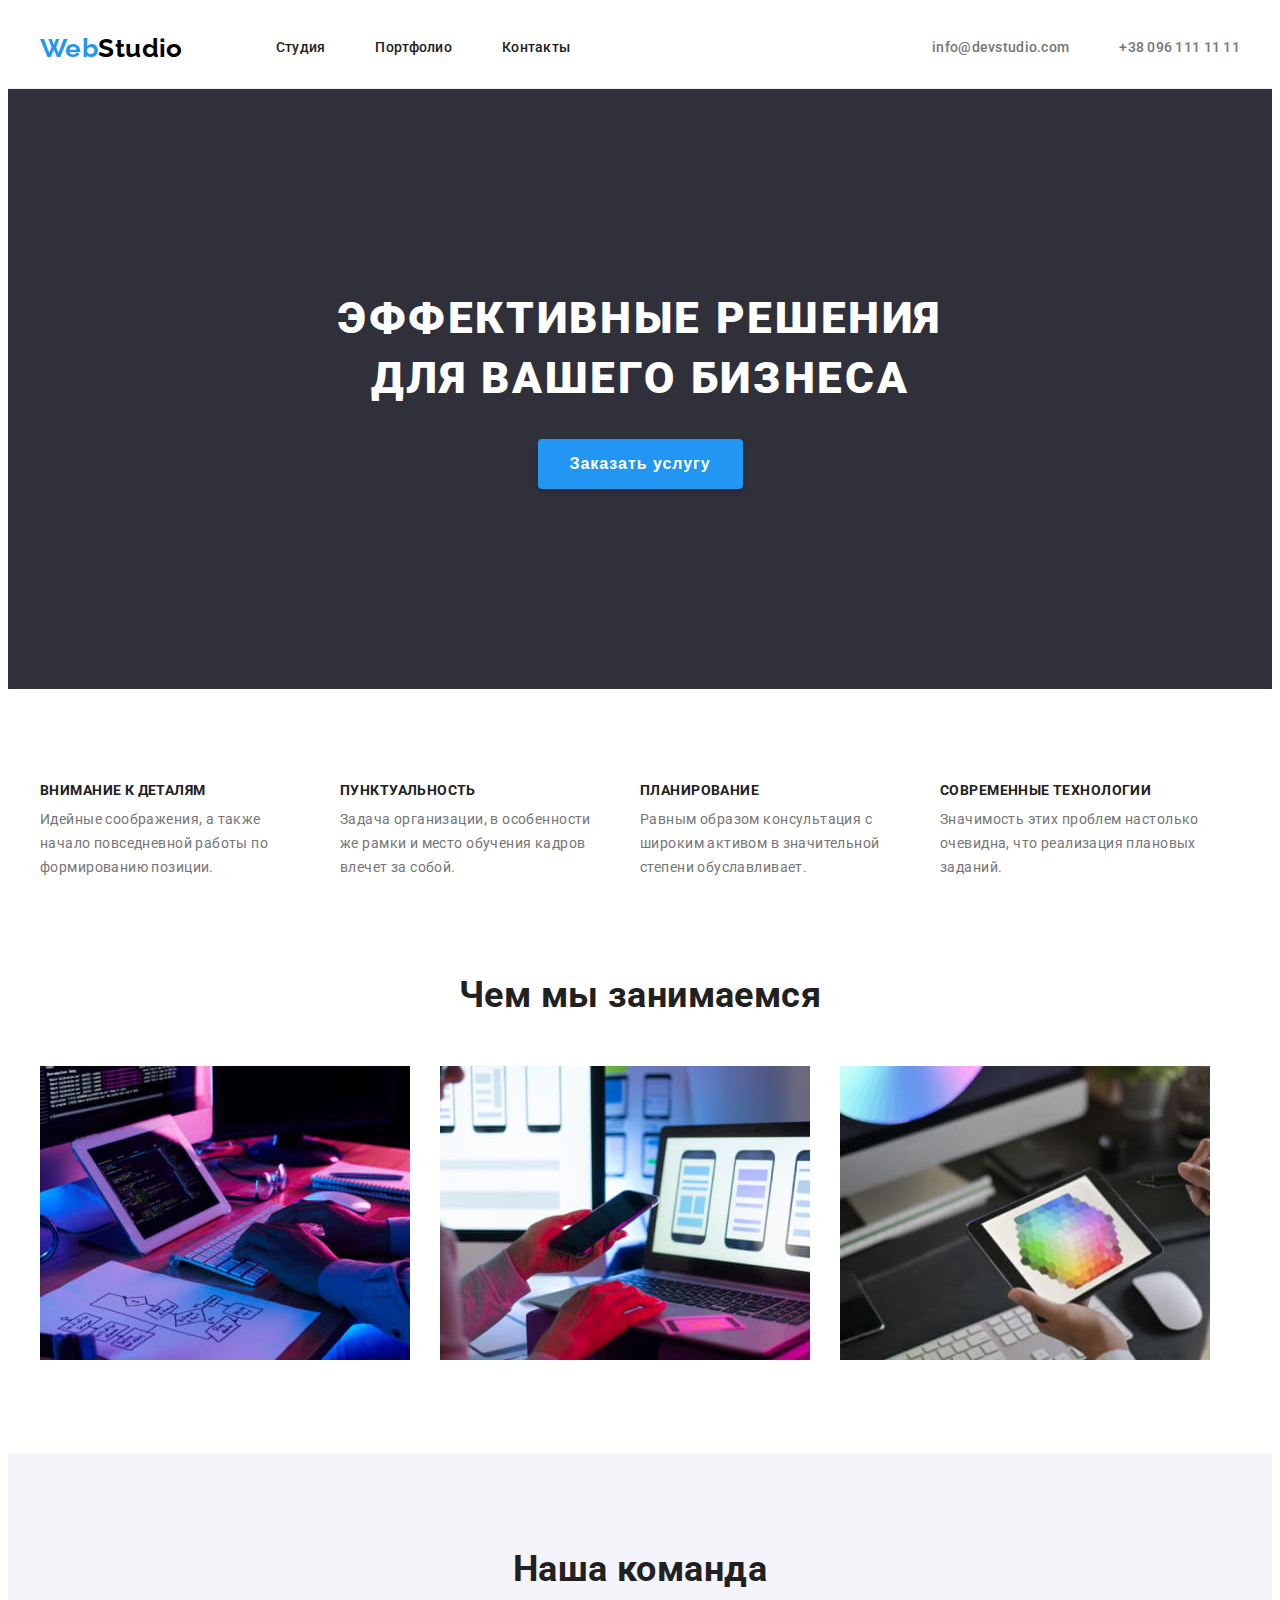
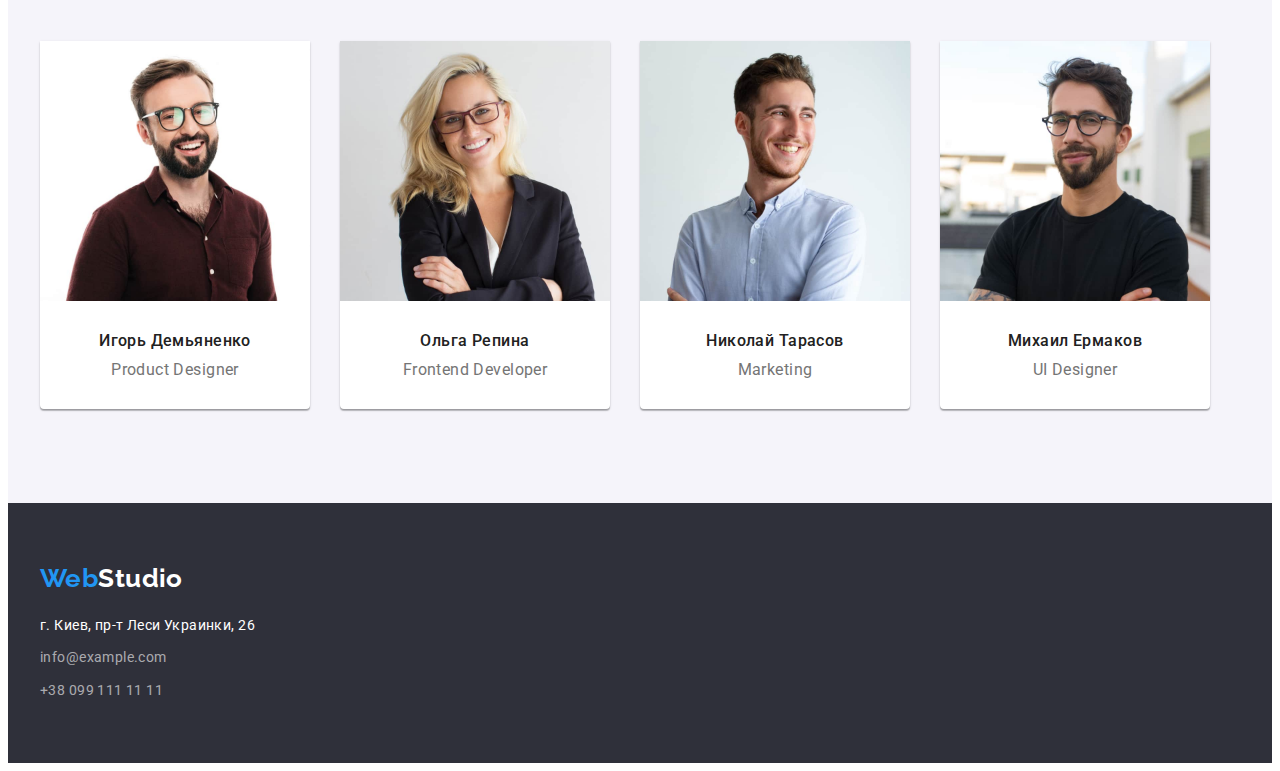
<file: index.html>
<!DOCTYPE html>
<html lang="ru">
  <head>
    <meta charset="UTF-8" />
    <meta http-equiv="X-UA-Compatible" content="IE=edge" />
    <meta name="viewport" content="width=device-width, initial-scale=1.0" />
    <title>Студия</title>
    <link rel="preconnect" href="https://fonts.googleapis.com" />
    <link rel="preconnect" href="https://fonts.gstatic.com" crossorigin />
    <link href="https://fonts.googleapis.com/css2?family=Raleway:wght@700&family=Roboto:wght@400;500;700;900&display=swap" rel="stylesheet" />
    <link
      rel="stylesheet"
      href="https://cdnjs.cloudflare.com/ajax/libs/modern-normalize/1.1.0/modern-normalize.min.css"
      integrity="sha512-wpPYUAdjBVSE4KJnH1VR1HeZfpl1ub8YT/NKx4PuQ5NmX2tKuGu6U/JRp5y+Y8XG2tV+wKQpNHVUX03MfMFn9Q=="
      crossorigin="anonymous"
      referrerpolicy="no-referrer"
    />
    <link rel="stylesheet" href="./css/styles.css" />
  </head>
  <body>
    <!-- Хедер -->
    <header class="header">
      <div class="container header-nav">
        <nav class="navigation">
          <a class="logo-link header-link-size link-decor" lang="en" href="./index.html">Web<span class="header-link">Studio</span></a>
          <ul class="list main-menu">
            <li class="item">
              <a class="nav-link link-decor" href="./index.html">Студия</a>
            </li>
            <li class="item">
              <a class="nav-link link-decor" href="./portfolio.html">Портфолио</a>
            </li>
            <li class="item">
              <a class="nav-link link-decor" href="">Контакты</a>
            </li>
          </ul>
        </nav>
        <ul class="list contacts">
          <li class="item">
            <a class="contact-header-link link-decor" href="mailto:info@devstudio.com">info@devstudio.com</a>
          </li>
          <li class="item">
            <a class="contact-header-link link-decor" href="tel:+380961111111">+38 096 111 11 11</a>
          </li>
        </ul>
      </div>
    </header>

    <!-- Уникальный контент -->
    <main>
      <!-- Герой -->
      <section class="hero">
        <div class="container">
          <h1 class="hero-title no-margin">Эффективные решения<br />для вашего бизнеса</h1>
          <button class="hero-button" type="button">Заказать услугу</button>
        </div>
      </section>

      <!-- Особенности -->
      <section class="section">
        <div class="container">
          <h2 class="hidden-caption no-margin">Особенности нашего подхода</h2>
          <ul class="list features">
            <li class="item">
              <h3 class="features-caption no-margin">Внимание к деталям</h3>
              <p class="features-text no-margin">Идейные соображения, а также начало повседневной работы по формированию позиции.</p>
            </li>
            <li class="item">
              <h3 class="features-caption no-margin">Пунктуальность</h3>
              <p class="features-text no-margin">Задача организации, в особенности же рамки и место обучения кадров влечет за собой.</p>
            </li>
            <li class="item">
              <h3 class="features-caption no-margin">Планирование</h3>
              <p class="features-text no-margin">Равным образом консультация с широким активом в значительной степени обуславливает.</p>
            </li>
            <li class="item">
              <h3 class="features-caption no-margin">Современные технологии</h3>
              <p class="features-text no-margin">Значимость этих проблем настолько очевидна, что реализация плановых заданий.</p>
            </li>
          </ul>
        </div>
      </section>

      <!-- Чем мы занимаемся -->
      <section class="section work">
        <div class="container">
          <h2 class="caption no-margin">Чем мы занимаемся</h2>
          <ul class="list work-list">
            <li class="item">
              <img class="image" width="370" height="294" src="./images/jobs/job1.jpg" alt="Написание кода" />
            </li>
            <li class="item">
              <img class="image" width="370" height="294" src="./images/jobs/job2.jpg" alt="Выбор дизайна" />
            </li>
            <li class="item">
              <img class="image" width="370" height="294" src="./images/jobs/job3.jpg" alt="Подбор цветовой гаммы" />
            </li>
          </ul>
        </div>
      </section>

      <!-- Команда -->
      <section class="section team">
        <div class="container">
          <h2 class="caption no-margin">Наша команда</h2>
          <ul class="list team-list">
            <li class="team-card">
              <img class="image" width="270" height="260" src="./images/team/team-member1.jpg" alt="Член команды" />
              <div class="team-caption-group">
                <h3 class="team-name no-margin">Игорь Демьяненко</h3>
                <p class="team-position no-margin" lang="en">Product Designer</p>
              </div>
            </li>
            <li class="team-card">
              <img class="image" width="270" height="260" src="./images/team/team-member2.jpg" alt="Член команды" />
              <div class="team-caption-group">
                <h3 class="team-name no-margin">Ольга Репина</h3>
                <p class="team-position no-margin" lang="en">Frontend Developer</p>
              </div>
            </li>
            <li class="team-card">
              <img class="image" width="270" height="260" src="./images/team/team-member3.jpg" alt="Член команды" />
              <div class="team-caption-group">
                <h3 class="team-name no-margin">Николай Тарасов</h3>
                <p class="team-position no-margin" lang="en">Marketing</p>
              </div>
            </li>
            <li class="team-card">
              <img class="image" width="270" height="260" src="./images/team/team-member4.jpg" alt="Член команды" />
              <div class="team-caption-group">
                <h3 class="team-name no-margin">Михаил Ермаков</h3>
                <p class="team-position no-margin" lang="en">UI Designer</p>
              </div>
            </li>
          </ul>
        </div>
      </section>
    </main>

    <!-- Футер -->
    <footer class="footer">
      <div class="container">
        <a class="logo-link link-decor footer-logo-margin" lang="en" href="./index.html">Web<span class="footer-link">Studio</span></a>
        <address>
          <ul class="list">
            <li class="footer-link-item">
              <a class="geo-link link-decor" href="">г. Киев, пр-т Леси Украинки, 26</a>
            </li>
            <li class="footer-link-item">
              <a class="contact-footer-link link-decor" href="mailto:info@example.com">info@example.com</a>
            </li>
            <li class="footer-link-item">
              <a class="contact-footer-link link-decor" href="tel:+380991111111">+38 099 111 11 11</a>
            </li>
          </ul>
        </address>
      </div>
    </footer>
  </body>
</html>
</file>
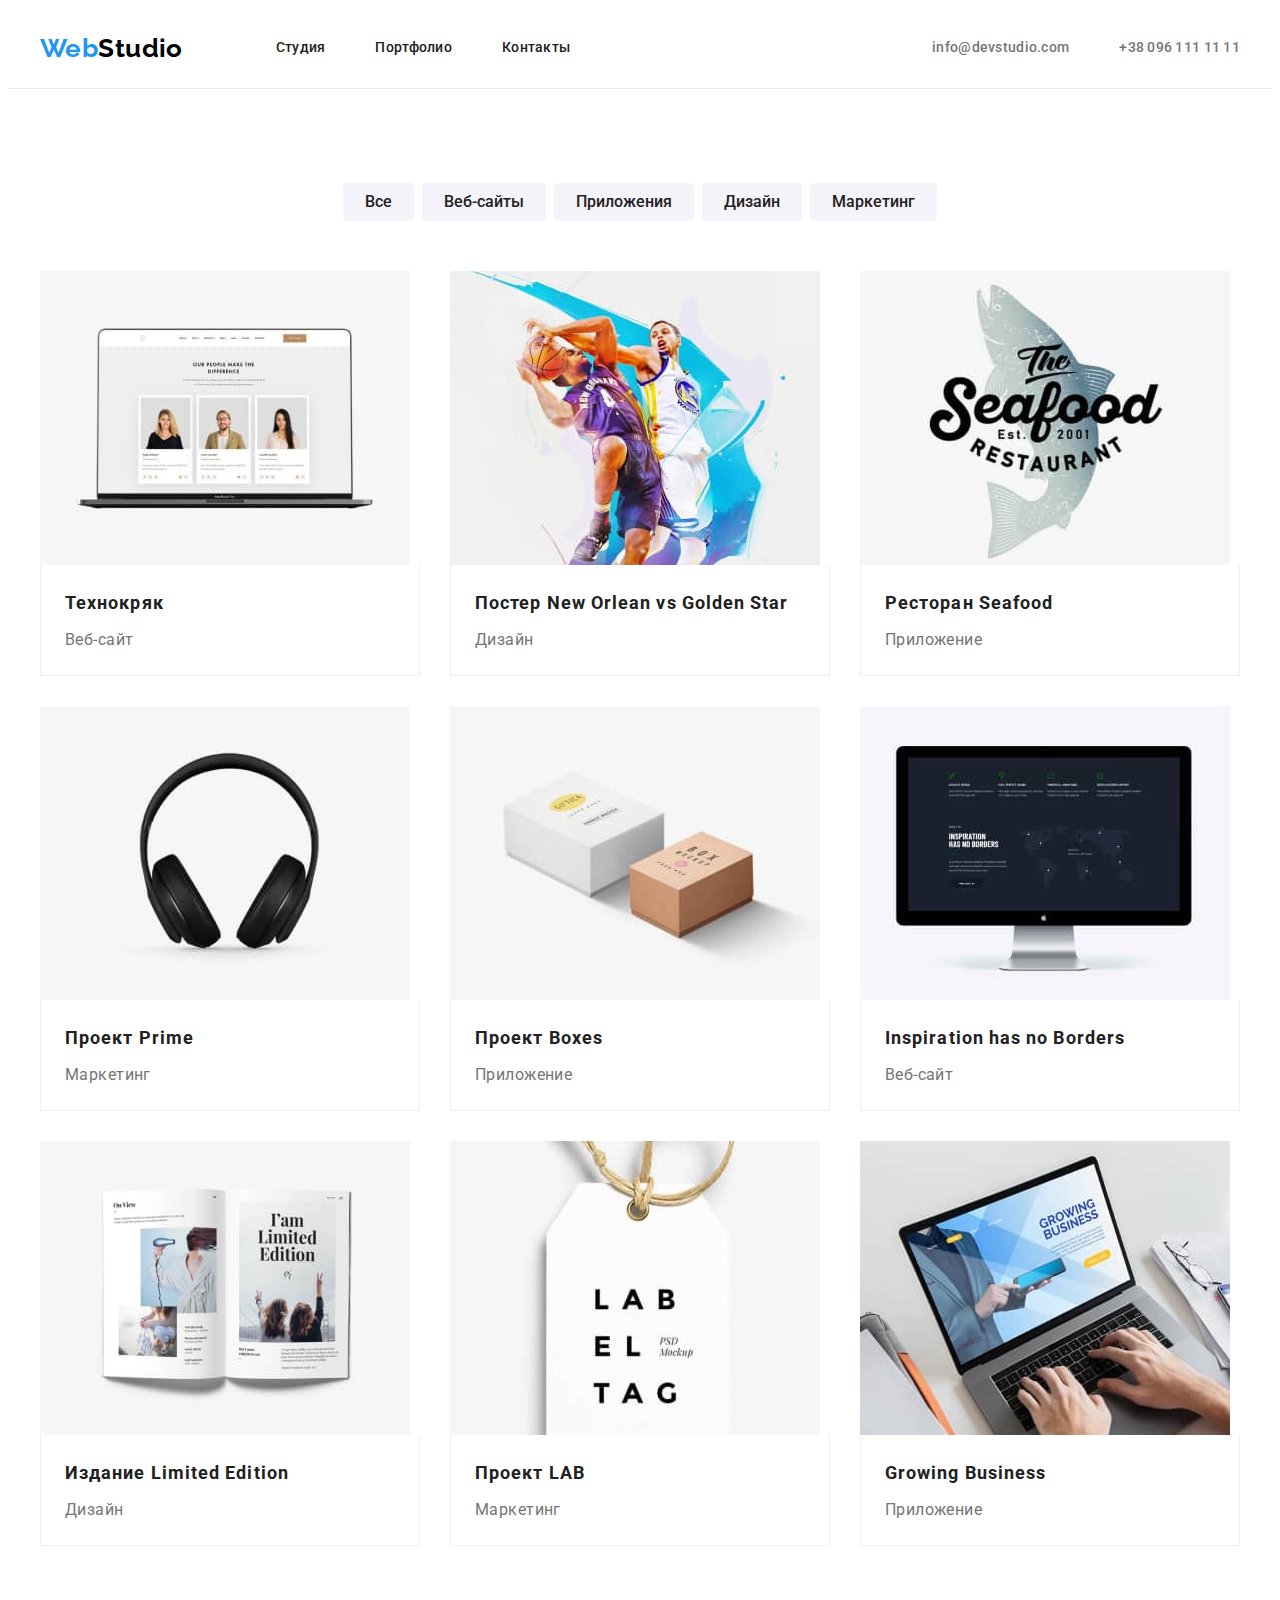
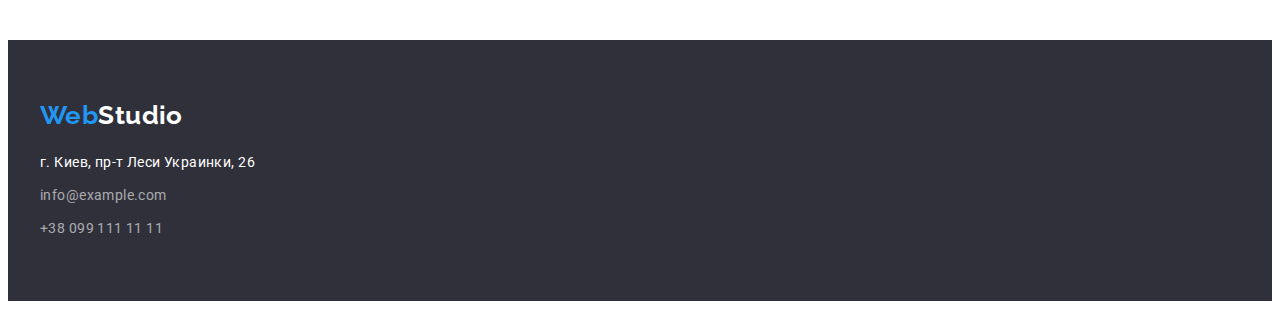
<file: portfolio.html>
<!DOCTYPE html>
<html lang="ru">
  <head>
    <meta charset="UTF-8" />
    <meta http-equiv="X-UA-Compatible" content="IE=edge" />
    <meta name="viewport" content="width=device-width, initial-scale=1.0" />
    <title>Студия</title>
    <link rel="preconnect" href="https://fonts.googleapis.com" />
    <link rel="preconnect" href="https://fonts.gstatic.com" crossorigin />
    <link href="https://fonts.googleapis.com/css2?family=Raleway:wght@700&family=Roboto:wght@400;500;700;900&display=swap" rel="stylesheet" />
    <link
      rel="stylesheet"
      href="https://cdnjs.cloudflare.com/ajax/libs/modern-normalize/1.1.0/modern-normalize.min.css"
      integrity="sha512-wpPYUAdjBVSE4KJnH1VR1HeZfpl1ub8YT/NKx4PuQ5NmX2tKuGu6U/JRp5y+Y8XG2tV+wKQpNHVUX03MfMFn9Q=="
      crossorigin="anonymous"
      referrerpolicy="no-referrer"
    />
    <link rel="stylesheet" href="./css/styles.css" />
  </head>
  <body>
    <!-- Хедер -->
    <header class="header">
      <div class="container header-nav">
        <nav class="navigation">
          <a class="logo-link header-link-size link-decor" lang="en" href="./index.html">Web<span class="header-link">Studio</span></a>
          <ul class="list main-menu">
            <li class="item">
              <a class="nav-link link-decor" href="./index.html">Студия</a>
            </li>
            <li class="item">
              <a class="nav-link link-decor" href="./portfolio.html">Портфолио</a>
            </li>
            <li class="item">
              <a class="nav-link link-decor" href="">Контакты</a>
            </li>
          </ul>
        </nav>
        <ul class="list contacts">
          <li class="item">
            <a class="contact-header-link link-decor" href="mailto:info@devstudio.com">info@devstudio.com</a>
          </li>
          <li class="item">
            <a class="contact-header-link link-decor" href="tel:+380961111111">+38 096 111 11 11</a>
          </li>
        </ul>
      </div>
    </header>

    <!-- Уникальный контент -->
    <main>
      <!-- Галерея -->
      <section class="section">
        <div class="container">
          <h1 class="hidden-caption no-margin">Галерея работ</h1>
          <ul class="list gallery-nav">
            <li class="item">
              <button class="gallery-button" type="button">Все</button>
            </li>
            <li class="item">
              <button class="gallery-button" type="button">Веб-сайты</button>
            </li>
            <li class="item">
              <button class="gallery-button" type="button">Приложения</button>
            </li>
            <li class="item">
              <button class="gallery-button" type="button">Дизайн</button>
            </li>
            <li class="item">
              <button class="gallery-button" type="button">Маркетинг</button>
            </li>
          </ul>
          <ul class="list gallery-list">
            <li class="gallery-card">
              <a class="link-decor" href="">
                <img class="image" width="370" height="294" src="./images/projects/project1.jpg" alt="Ноутбук с открытым сайтом" />
                <div class="gallery-caption-group">
                  <h2 class="gallery-caption no-margin">Технокряк</h2>
                  <p class="gallery-type no-margin">Веб-сайт</p>
                </div>
              </a>
            </li>
            <li class="gallery-card">
              <a class="link-decor" href="">
                <img class="image" width="370" height="294" src="./images/projects/project2.jpg" alt="Два баскетболиста в игре" />
                <div class="gallery-caption-group">
                  <h2 class="gallery-caption no-margin">Постер <span lang="en">New Orlean vs Golden Star</span></h2>
                  <p class="gallery-type no-margin">Дизайн</p>
                </div>
              </a>
            </li>
            <li class="gallery-card">
              <a class="link-decor" href="">
                <img class="image" width="370" height="294" src="./images/projects/project3.jpg" alt="Логотип рыбного ресторана" />
                <div class="gallery-caption-group">
                  <h2 class="gallery-caption no-margin">Ресторан <span lang="en">Seafood</span></h2>
                  <p class="gallery-type no-margin">Приложение</p>
                </div>
              </a>
            </li>
            <li class="gallery-card">
              <a class="link-decor" href="">
                <img class="image" width="370" height="294" src="./images/projects/project4.jpg" alt="Наушники" />
                <div class="gallery-caption-group">
                  <h2 class="gallery-caption no-margin">Проект <span lang="en">Prime</span></h2>
                  <p class="gallery-type no-margin">Маркетинг</p>
                </div>
              </a>
            </li>
            <li class="gallery-card">
              <a class="link-decor" href="">
                <img class="image" width="370" height="294" src="./images/projects/project5.jpg" alt="Две коробки" />
                <div class="gallery-caption-group">
                  <h2 class="gallery-caption no-margin">Проект <span lang="en">Boxes</span></h2>
                  <p class="gallery-type no-margin">Приложение</p>
                </div>
              </a>
            </li>
            <li class="gallery-card">
              <a class="link-decor" href="">
                <img class="image" width="370" height="294" src="./images/projects/project6.jpg" alt="Компьютер с открытым сайтом" />
                <div class="gallery-caption-group">
                  <h2 class="gallery-caption no-margin" lang="en">Inspiration has no Borders</h2>
                  <p class="gallery-type no-margin">Веб-сайт</p>
                </div>
              </a>
            </li>
            <li class="gallery-card">
              <a class="link-decor" href="">
                <img class="image" width="370" height="294" src="./images/projects/project7.jpg" alt="Книга" />
                <div class="gallery-caption-group">
                  <h2 class="gallery-caption no-margin">Издание <span lang="en">Limited Edition</span></h2>
                  <p class="gallery-type no-margin">Дизайн</p>
                </div>
              </a>
            </li>
            <li class="gallery-card">
              <a class="link-decor" href="">
                <img class="image" width="370" height="294" src="./images/projects/project8.jpg" alt="Бирка" />
                <div class="gallery-caption-group">
                  <h2 class="gallery-caption no-margin">Проект <span lang="en">LAB</span></h2>
                  <p class="gallery-type no-margin">Маркетинг</p>
                </div>
              </a>
            </li>
            <li class="gallery-card">
              <a class="link-decor" href="">
                <img class="image" width="370" height="294" src="./images/projects/project9.jpg" alt="Ноутбук с открытым сайтом" />
                <div class="gallery-caption-group">
                  <h2 class="gallery-caption no-margin" lang="en">Growing Business</h2>
                  <p class="gallery-type no-margin">Приложение</p>
                </div>
              </a>
            </li>
          </ul>
        </div>
      </section>
    </main>

    <!-- Футер -->
    <footer class="footer">
      <div class="container">
        <a class="logo-link link-decor footer-logo-margin" lang="en" href="./index.html">Web<span class="footer-link">Studio</span></a>
        <address>
          <ul class="list">
            <li class="footer-link-item">
              <a class="geo-link link-decor" href="">г. Киев, пр-т Леси Украинки, 26</a>
            </li>
            <li class="footer-link-item">
              <a class="contact-footer-link link-decor" href="mailto:info@example.com">info@example.com</a>
            </li>
            <li class="footer-link-item">
              <a class="contact-footer-link link-decor" href="tel:+380991111111">+38 099 111 11 11</a>
            </li>
          </ul>
        </address>
      </div>
    </footer>
  </body>
</html>
</file>
<file: css/styles.css>
:root {
  --main-backround-color: #fff;
  --secondary-backround-color: #f5f4fa;
  --hero-footer-backround-color: #2f303a;

  --caption-text-color: #212121;
  --main-text-color: #757575;
  --hero-text-color: #fff;

  --accent-color: #2196f3;
}

body {
  background-color: var(--main-backround-color);
  color: var(--main-text-color);
  font-family: 'Roboto', sans-serif;
  font-weight: 400;
  font-size: 14px;
  letter-spacing: 0.03em;
}

/* Утилиты */
.list {
  list-style: none;
  padding: 0;
  margin: 0;
}

.link-decor {
  text-decoration: none;
}

.no-margin {
  margin: 0;
}

.hidden-caption {
  /* Убрать видимость семантического заголовка */
  display: none;
  text-align: center;
}

.image {
  display: block;
  max-width: 100%;
  height: auto;
}

/* Общая секция */
.section {
  padding-top: 94px;
  padding-bottom: 94px;
}

/* Общий контейнер */
.container {
  width: 1200px;
  padding-left: 15px;
  padding-right: 15px;
  margin: 0 auto;
}

/* Ссылки */
.logo-link {
  color: var(--accent-color);
  font-family: 'Raleway', sans-serif;
  font-weight: 700;
  font-size: 26px;
  line-height: 1.19;
}

.header-link-size {
  display: block;
  padding-top: 25px;
  padding-bottom: 24px;
  margin-right: 93px;
}

.header-link {
  color: #000;
}

.footer-link {
  color: #fff;
}

.nav-link {
  display: block;
  padding-top: 32px;
  padding-bottom: 32px;

  color: var(--caption-text-color);
  font-weight: 500;
  line-height: 1.14;
  letter-spacing: 0.02em;
}

.contact-header-link {
  display: block;
  padding-top: 32px;
  padding-bottom: 32px;

  color: var(--main-text-color);
  font-weight: 500;
  line-height: 1.14;
  letter-spacing: 0.02em;
}

.contact-footer-link {
  color: rgba(255, 255, 255, 0.6);
  font-style: normal; /* Необходимо для снятия italic от тега address */
  line-height: 1.71;
}

.geo-link {
  color: #fff;
  font-style: normal; /* Необходимо для снятия italic от тега address */
  line-height: 1.71;
}

.nav-link:hover,
.nav-link:focus,
.contact-header-link:hover,
.contact-header-link:focus,
.contact-footer-link:hover,
.contact-footer-link:focus,
.geo-link:hover,
.geo-link:focus {
  color: var(--accent-color);
}

/* Хедер */
.header {
  border-bottom: 1px solid #ececec;
}

.header-nav {
  display: flex;
  align-items: center;
}

.navigation {
  display: flex;
}

.main-menu {
  display: flex;
}

.main-menu .item:not(:last-child) {
  margin-right: 50px;
}

.contacts {
  display: flex;
  margin-left: auto;
}

.contacts .item:not(:last-child) {
  margin-right: 50px;
}

/* Герой */
.hero {
  padding-top: 200px;
  padding-bottom: 200px;

  background-color: var(--hero-footer-backround-color);
  text-align: center;
}

.hero-title {
  margin-bottom: 30px;

  color: var(--hero-text-color);
  font-weight: 900;
  font-size: 44px;
  line-height: 1.36;
  letter-spacing: 0.06em;
  text-transform: uppercase;
}

.hero-button {
  padding: 10px 32px;
  min-width: 200px;

  background-color: var(--accent-color);
  color: var(--hero-text-color);
  font-weight: 700;
  font-size: 16px;
  line-height: 1.87;
  letter-spacing: 0.06em;

  cursor: pointer;
  border-width: 0;
  border-radius: 4px;
  box-shadow: 0px 4px 4px rgba(0, 0, 0, 0.15);
}

.hero-button:hover,
.hero-button:focus {
  background-color: var(--secondary-backround-color);
  color: var(--caption-text-color);
}

/* Особенности */
.features {
  display: flex;
}

.features .item {
  width: 270px;
}

.features .item:not(:last-child) {
  margin-right: 30px;
}

.features-caption {
  margin-bottom: 10px;

  color: var(--caption-text-color);
  font-weight: 700;
  font-size: 14px;
  line-height: 1.14;
  text-transform: uppercase;
}

.features-text {
  line-height: 1.71;
}

/* Общий заголовок */
.caption {
  margin-bottom: 50px;

  color: var(--caption-text-color);
  font-weight: 700;
  font-size: 36px;
  line-height: 1.17;
  text-align: center;
}

/* Чем мы занимаемся */
.work {
  padding-top: 0;
}

.work-list {
  display: flex;
}

.work-list .item {
  width: 370px;
}

.work-list .item:not(:last-child) {
  margin-right: 30px;
}

/* Команда */
.team {
  background-color: var(--secondary-backround-color);
}

.team-list {
  display: flex;
}

.team-card {
  width: 270px;

  background-color: #fff;

  box-shadow: 0px 1px 3px rgba(0, 0, 0, 0.12), 0px 1px 1px rgba(0, 0, 0, 0.14), 0px 2px 1px rgba(0, 0, 0, 0.2);
  border-radius: 0px 0px 4px 4px;
}

.team-card:not(:last-child) {
  margin-right: 30px;
}

.team-caption-group {
  padding: 30px 32px;
}

.team-name {
  margin-bottom: 10px;

  color: var(--caption-text-color);
  font-weight: 500;
  font-size: 16px;
  line-height: 1.19;
  text-align: center;
}

.team-position {
  font-size: 16px;
  line-height: 1.19;
  text-align: center;
}

/* Галерея */
.gallery-nav {
  display: flex;
  justify-content: center;
  margin-bottom: 50px;
}

.gallery-nav .item:not(:last-child) {
  margin-right: 8px;
}

.gallery-button {
  padding: 6px 22px;

  color: var(--caption-text-color);
  background-color: var(--secondary-backround-color);
  font-family: inherit;
  font-weight: 500;
  font-size: 16px;
  line-height: 1.63;
  text-align: center;

  cursor: pointer;
  border-width: 0;
  border-radius: 4px;
}

.gallery-button:hover,
.gallery-button:focus {
  color: #fff;
  background-color: var(--accent-color);
}

.gallery-list {
  display: flex;
  flex-wrap: wrap;
}

.gallery-card {
  width: calc((100% - 60px) / 3);
}

.gallery-card:not(:nth-child(3n)) {
  margin-right: 30px;
}

.gallery-card:not(:nth-last-child(-n + 3)) {
  margin-bottom: 30px;
}

.gallery-caption-group {
  padding: 20px 24px;

  border-left: 1px solid #eee;
  border-right: 1px solid #eee;
  border-bottom: 1px solid #eee;
}

.gallery-caption {
  margin-bottom: 4px;

  color: var(--caption-text-color);
  font-weight: 700;
  font-size: 18px;
  line-height: 2;
  letter-spacing: 0.06em;
}

.gallery-type {
  color: var(--main-text-color);
  font-size: 16px;
  line-height: 1.88;
  text-decoration: none;
}

/* Футер */
.footer {
  padding-top: 60px;
  padding-bottom: 60px;

  background-color: var(--hero-footer-backround-color);
}

.footer-logo-margin {
  display: inline-block;
  margin-bottom: 20px;
}

.footer-link-item:not(:last-child) {
  margin-bottom: 9px;
}
</file>
